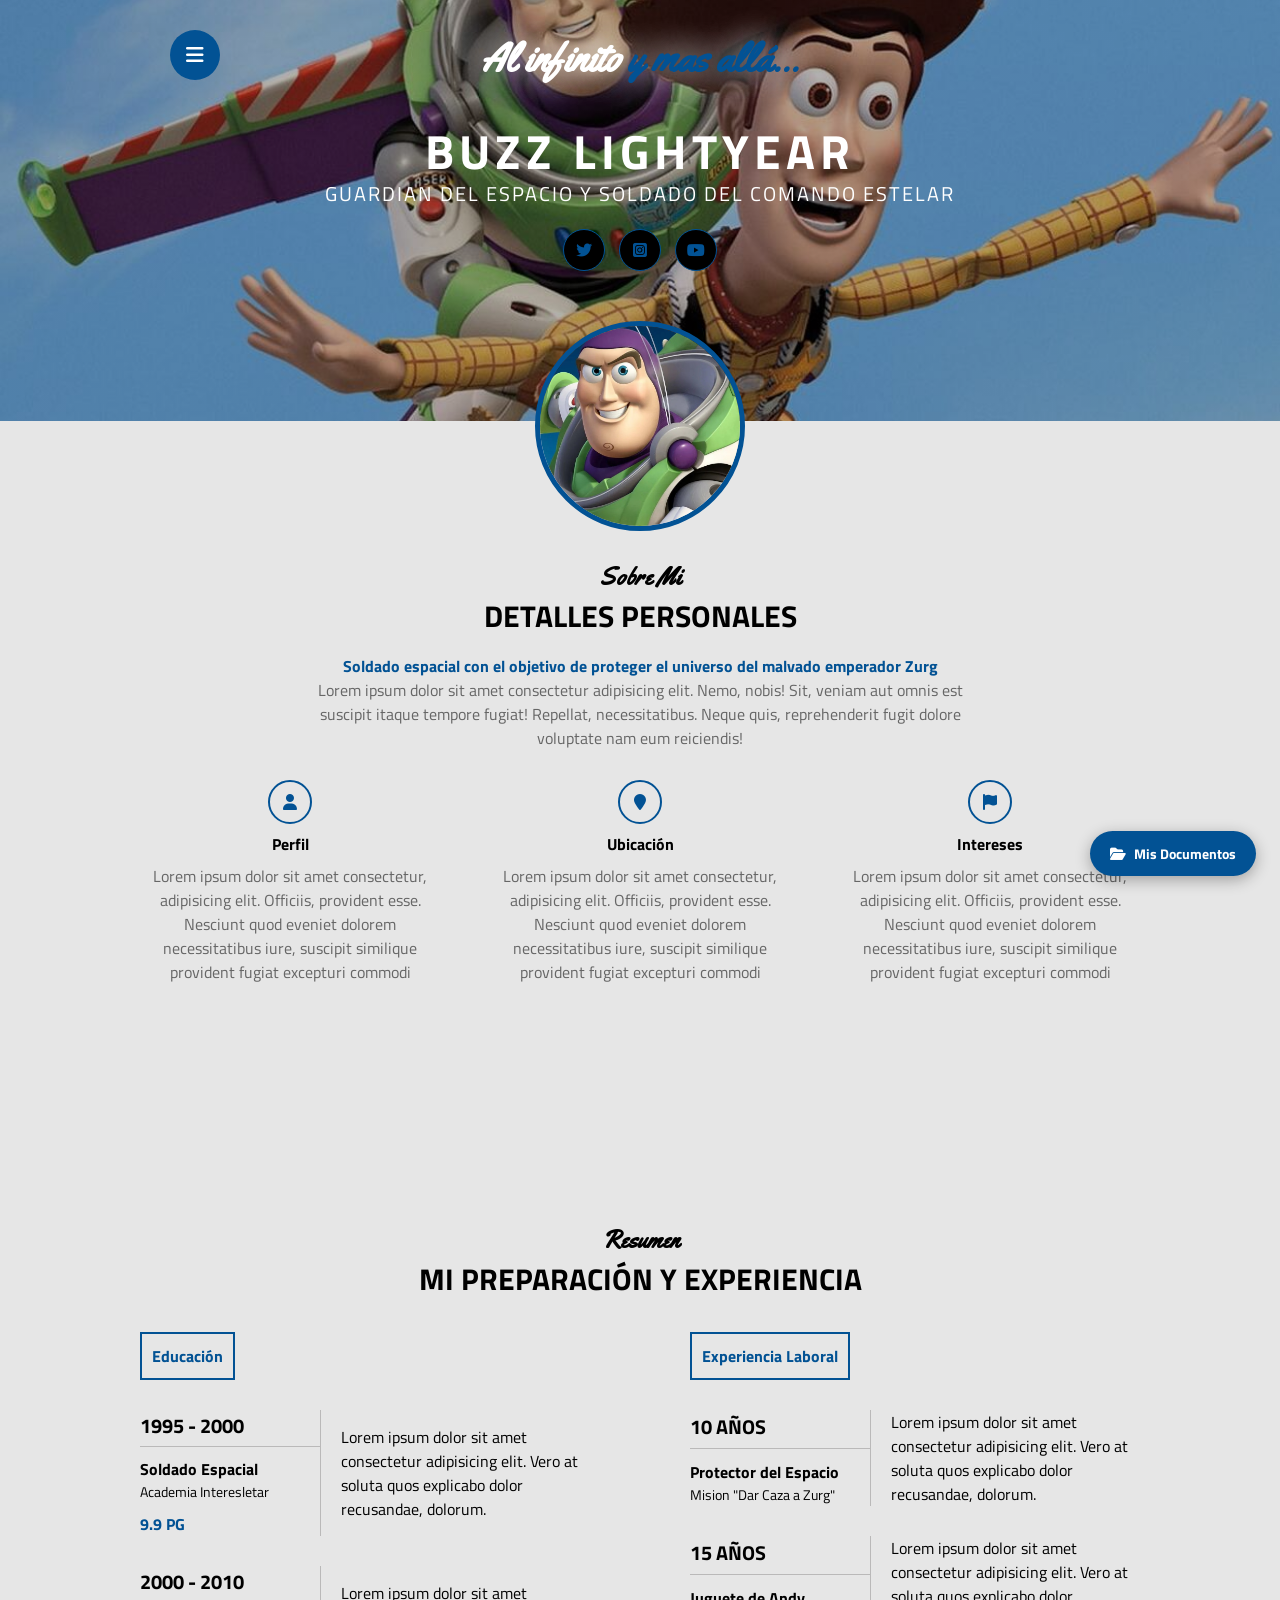
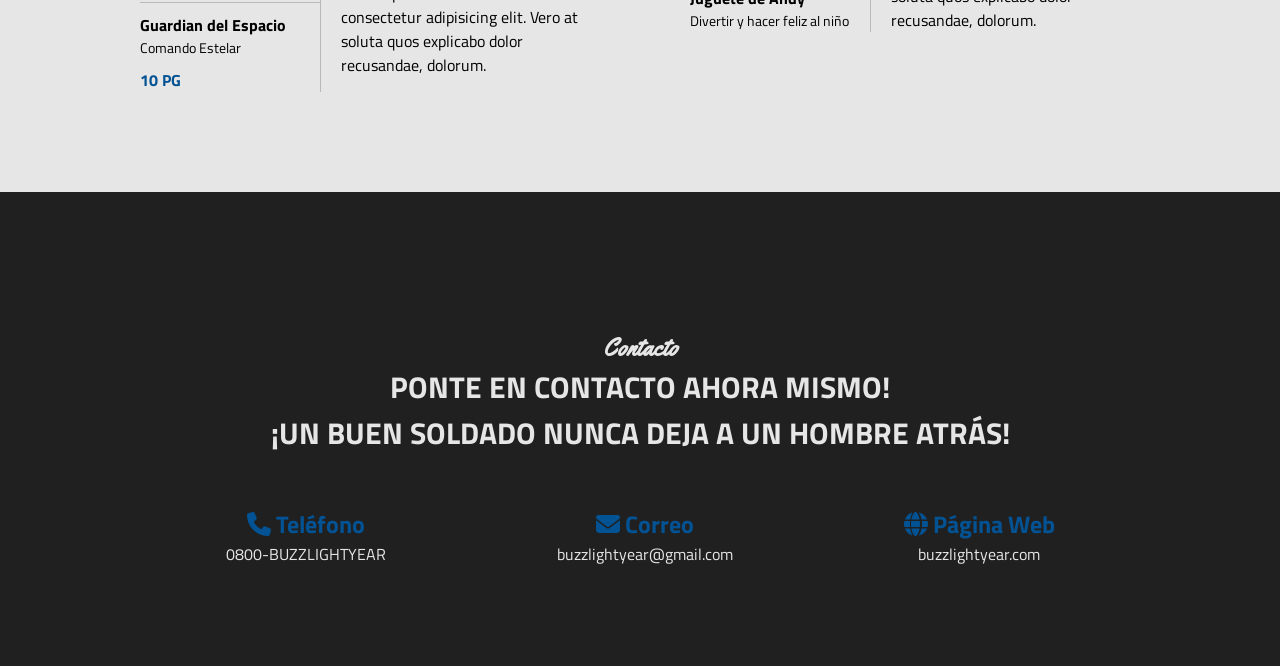
<file: index.html>
<!DOCTYPE html>
<html lang="es">
<head>
    <meta charset="UTF-8">
    <meta http-equiv="X-UA-Compatible" content="IE=edge">
    <link rel="stylesheet" href="https://cdnjs.cloudflare.com/ajax/libs/font-awesome/6.2.1/css/all.min.css" integrity="sha512-MV7K8+y+gLIBoVD59lQIYicR65iaqukzvf/nwasF0nqhPay5w/9lJmVM2hMDcnK1OnMGCdVK+iQrJ7lzPJQd1w==" crossorigin="anonymous" referrerpolicy="no-referrer" />
    <meta name="viewport" content="width=device-width, initial-scale=1.0">
    <link rel="stylesheet" href="estilo.css">
    <title>CV BUZZ LIGHTYEAR</title>
    <style>
        .btn-asistente {
            position: fixed;
            bottom: 24px;
            right: 24px;
            background: #025294;
            color: #fff;
            padding: 12px 20px;
            border-radius: 50px;
            text-decoration: none;
            font-weight: bold;
            font-size: .875rem;
            box-shadow: 0 4px 15px rgba(0,0,0,.3);
            z-index: 999;
            transition: background .2s, box-shadow .2s;
            display: flex;
            align-items: center;
            gap: 8px;
        }
        .btn-asistente:hover { background: #013a6e; box-shadow: 0 6px 20px rgba(0,0,0,.4); }
    </style>
</head>
<body>
    <!-- SECCION INICIO -->
    <section class="inicio" id="inicio">
        <div class="contenido-seccion">
            <header>
                <div class="nav-bar" onclick="mostrarOcultarMenu()">
                    <i class="fa-solid fa-bars"></i>
                </div>
                <nav id="nav" class="nav">
                    <a href="#inicio">Inicio</a>
                    <a href="#sobremi">Sobre mí</a>
                    <a href="#resumen">Resumen</a>
                    <a href="#contacto">Contacto</a>
                </nav>
                <div class="logo">
                    Al infinito<span class="color"> y mas allá...</span>
                </div>
            </header>
            <div class="info">
                <h1>BUZZ LIGHTYEAR</h1>
                <h2>GUARDIAN DEL ESPACIO Y SOLDADO DEL COMANDO ESTELAR</h2>
                <div class="redes">
                    <a href="https://twitter.com/toystory"><i class="fa-brands fa-twitter"></i></a>
                    <a href="https://www.instagram.com/toystory/"><i class="fa-brands fa-square-instagram"></i></a>
                    <a href="https://www.youtube.com/watch?v=WikwAJ3NQew"><i class="fa-brands fa-youtube"></i></a>
                </div>
            </div>
            <div class="foto">
                <img src="img/foto.png" alt="">
            </div>
        </div>
    </section>

    <!-- SECCION SOBRE MI -->
    <section class="sobremi" id="sobremi">
        <div class="contenido-seccion">
            <h2 class="titulo-seccion">Sobre Mi</h2>
            <h3>Detalles personales</h3>

            <p class="especial">Soldado espacial con el objetivo de proteger el universo del malvado emperador Zurg</p>
            <p>Lorem ipsum dolor sit amet consectetur adipisicing elit. Nemo, nobis! Sit, veniam aut omnis est suscipit itaque tempore fugiat! Repellat, necessitatibus. Neque quis, reprehenderit fugit dolore voluptate nam eum reiciendis!</p>

            <div class="fila">
                <div class="col">
                    <i class="fa-solid fa-user"></i>
                    <span class="titulo-detalle">Perfil</span>
                    <p>Lorem ipsum dolor sit amet consectetur, adipisicing elit. Officiis, provident esse. Nesciunt quod eveniet dolorem necessitatibus iure, suscipit similique provident fugiat excepturi commodi</p>
                </div>
                <div class="col">
                    <i class="fa-solid fa-location-pin"></i>
                    <span class="titulo-detalle">Ubicación</span>
                    <p>Lorem ipsum dolor sit amet consectetur, adipisicing elit. Officiis, provident esse. Nesciunt quod eveniet dolorem necessitatibus iure, suscipit similique provident fugiat excepturi commodi</p>
                </div>
                <div class="col">
                    <i class="fa-solid fa-flag"></i>
                    <span class="titulo-detalle">Intereses</span>
                    <p>Lorem ipsum dolor sit amet consectetur, adipisicing elit. Officiis, provident esse. Nesciunt quod eveniet dolorem necessitatibus iure, suscipit similique provident fugiat excepturi commodi</p>
                </div>
            </div>
        </div>
    </section>

    <!-- SECCION RESUMEN -->
    <section class="resumen" id="resumen">
        <div class="contenido-seccion">
            <h2 class="titulo-seccion">Resumen</h2>
            <h3>Mi preparación y experiencia</h3>
            <div class="info">
                <div class="col">
                    <span class="titulo">Educación</span>
                    <table>
                        <tr>
                            <td class="datos">
                                <h3>1995 - 2000</h3>
                            </td>
                            <td rowspan="2" class="descripcion">
                                Lorem ipsum dolor sit amet consectetur adipisicing elit. Vero at soluta quos explicabo dolor recusandae, dolorum.
                            </td>
                        </tr>
                        <tr>
                            <td>
                                <h4>Soldado Espacial</h4>
                                <p>Academia Interesletar</p>
                                <span class="promedio">9.9 PG</span>
                            </td>
                        </tr>
                    </table>
                    <table>
                        <tr>
                            <td class="datos">
                                <h3>2000 - 2010</h3>
                            </td>
                            <td rowspan="2" class="descripcion">
                                Lorem ipsum dolor sit amet consectetur adipisicing elit. Vero at soluta quos explicabo dolor recusandae, dolorum.
                            </td>
                        </tr>
                        <tr>
                            <td>
                                <h4>Guardian del Espacio</h4>
                                <p>Comando Estelar</p>
                                <span class="promedio">10 PG</span>
                            </td>
                        </tr>
                    </table>
                </div>
                <div class="col">
                    <span class="titulo">Experiencia Laboral</span>
                    <table>
                        <tr>
                            <td class="datos">
                                <h3>10 Años</h3>
                            </td>
                            <td rowspan="2" class="descripcion">
                                Lorem ipsum dolor sit amet consectetur adipisicing elit. Vero at soluta quos explicabo dolor recusandae, dolorum.
                            </td>
                        </tr>
                        <tr>
                            <td>
                                <h4>Protector del Espacio</h4>
                                <p>Mision "Dar Caza a Zurg"</p>
                               
                            </td>
                        </tr>
                    </table>
                    <table>
                        <tr>
                            <td class="datos">
                                <h3>15 Años</h3>
                            </td>
                            <td rowspan="2" class="descripcion">
                                Lorem ipsum dolor sit amet consectetur adipisicing elit. Vero at soluta quos explicabo dolor recusandae, dolorum.
                            </td>
                        </tr>
                        <tr>
                            <td>
                                <h4>Juguete de Andy</h4>
                                <p>Divertir y hacer feliz al niño</p>
                            </td>
                        </tr>
                    </table>
                </div>
            </div>
        </div>
    </section>

    <!-- SECCION CONTACTO -->
    <section class="contacto" id="contacto">
        <div class="contenido-seccion">
            <h2 class="titulo-seccion">Contacto</h2>
            <h3>Ponte en contacto ahora mismo!</h3> 
            <h3>¡Un buen soldado nunca deja a un hombre atrás!</h3>

            <div class="fila">
                <div class="col">
                    <h2>
                        <i class="fa-solid fa-phone"></i> Teléfono
                    </h2>
                    <span class="info-contacto">0800-BUZZLIGHTYEAR</span>
                </div>
                <div class="col">
                    <h2>
                        <i class="fa-solid fa-envelope"></i> Correo
                    </h2>
                    <span class="info-contacto">buzzlightyear@gmail.com</span>
                </div>
                <div class="col">
                    <h2>
                        <i class="fa-solid fa-globe"></i> Página Web
                    </h2>
                    <span class="info-contacto">buzzlightyear.com</span>
                </div>
            </div>
        </div>
    </section>

    <a class="btn-asistente" href="asistente.html">
        <i class="fa-solid fa-folder-open"></i> Mis Documentos
    </a>
    <script src="app.js"></script>
</body>
</html>
</file>
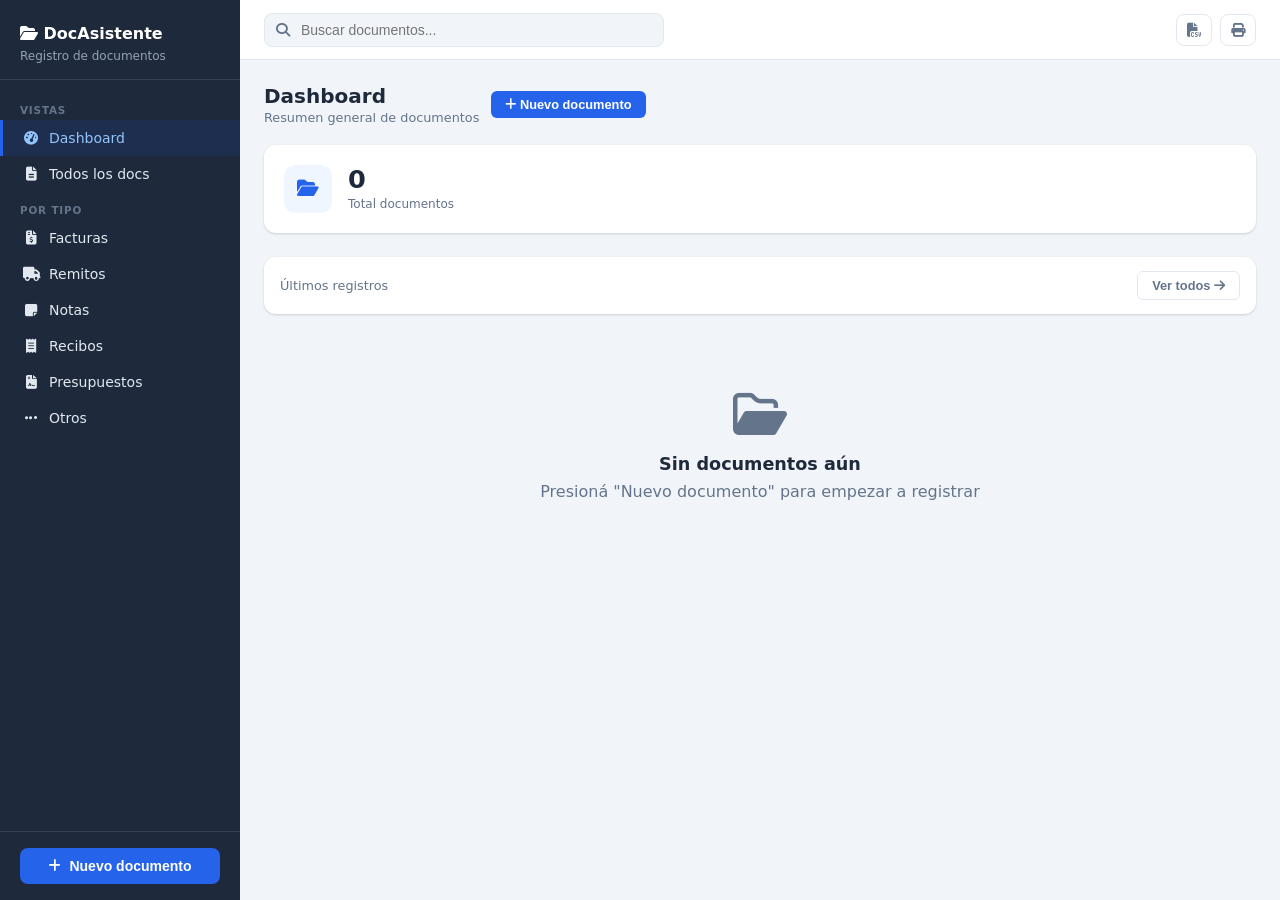
<file: asistente.html>
<!DOCTYPE html>
<html lang="es">
<head>
    <meta charset="UTF-8">
    <meta name="viewport" content="width=device-width, initial-scale=1.0">
    <title>Asistente Personal de Documentos</title>
    <link rel="stylesheet" href="https://cdnjs.cloudflare.com/ajax/libs/font-awesome/6.4.0/css/all.min.css">
    <style>
        * { box-sizing: border-box; margin: 0; padding: 0; }

        :root {
            --primary: #2563eb;
            --primary-dark: #1d4ed8;
            --success: #16a34a;
            --warning: #d97706;
            --danger: #dc2626;
            --info: #0891b2;
            --bg: #f1f5f9;
            --card: #ffffff;
            --text: #1e293b;
            --text-muted: #64748b;
            --border: #e2e8f0;
            --shadow: 0 1px 3px rgba(0,0,0,.1), 0 1px 2px rgba(0,0,0,.06);
            --shadow-lg: 0 10px 15px -3px rgba(0,0,0,.1);
        }

        body {
            font-family: 'Segoe UI', system-ui, sans-serif;
            background: var(--bg);
            color: var(--text);
            min-height: 100vh;
        }

        /* ── Sidebar ── */
        .app-layout { display: flex; min-height: 100vh; }

        .sidebar {
            width: 240px;
            background: #1e293b;
            color: #e2e8f0;
            display: flex;
            flex-direction: column;
            position: fixed;
            top: 0; left: 0; bottom: 0;
            z-index: 100;
            transition: transform .3s;
        }
        .sidebar-header {
            padding: 24px 20px 16px;
            border-bottom: 1px solid #334155;
        }
        .sidebar-header h1 {
            font-size: 1rem;
            font-weight: 700;
            color: #fff;
            line-height: 1.3;
        }
        .sidebar-header p { font-size: .75rem; color: #94a3b8; margin-top: 4px; }

        .sidebar-nav { flex: 1; padding: 12px 0; }
        .nav-section-title {
            font-size: .65rem;
            font-weight: 700;
            text-transform: uppercase;
            letter-spacing: .08em;
            color: #64748b;
            padding: 12px 20px 4px;
        }
        .nav-item {
            display: flex;
            align-items: center;
            gap: 10px;
            padding: 10px 20px;
            cursor: pointer;
            transition: background .15s;
            border-left: 3px solid transparent;
            font-size: .875rem;
        }
        .nav-item:hover { background: #334155; }
        .nav-item.active { background: #1d4ed820; border-left-color: var(--primary); color: #93c5fd; }
        .nav-item i { width: 16px; text-align: center; }

        .sidebar-footer { padding: 16px 20px; border-top: 1px solid #334155; }
        .sidebar-footer button {
            width: 100%;
            background: var(--primary);
            color: #fff;
            border: none;
            border-radius: 8px;
            padding: 10px;
            font-size: .875rem;
            font-weight: 600;
            cursor: pointer;
            display: flex;
            align-items: center;
            justify-content: center;
            gap: 8px;
            transition: background .15s;
        }
        .sidebar-footer button:hover { background: var(--primary-dark); }

        /* ── Main ── */
        .main { margin-left: 240px; flex: 1; display: flex; flex-direction: column; }

        .topbar {
            background: var(--card);
            border-bottom: 1px solid var(--border);
            padding: 0 24px;
            height: 60px;
            display: flex;
            align-items: center;
            gap: 12px;
            position: sticky;
            top: 0;
            z-index: 50;
        }
        .hamburger {
            display: none;
            background: none;
            border: none;
            font-size: 1.2rem;
            cursor: pointer;
            color: var(--text);
            padding: 4px;
        }
        .search-bar {
            flex: 1;
            max-width: 400px;
            position: relative;
        }
        .search-bar i {
            position: absolute;
            left: 12px;
            top: 50%;
            transform: translateY(-50%);
            color: var(--text-muted);
            font-size: .875rem;
        }
        .search-bar input {
            width: 100%;
            padding: 8px 12px 8px 36px;
            border: 1px solid var(--border);
            border-radius: 8px;
            font-size: .875rem;
            background: var(--bg);
            color: var(--text);
            outline: none;
            transition: border .15s;
        }
        .search-bar input:focus { border-color: var(--primary); }
        .topbar-right { margin-left: auto; display: flex; align-items: center; gap: 8px; }
        .icon-btn {
            background: none;
            border: 1px solid var(--border);
            border-radius: 8px;
            padding: 7px 10px;
            cursor: pointer;
            color: var(--text-muted);
            font-size: .875rem;
            transition: all .15s;
        }
        .icon-btn:hover { border-color: var(--primary); color: var(--primary); }

        .content { padding: 24px; flex: 1; }

        /* ── Views ── */
        .view { display: none; }
        .view.active { display: block; }

        /* ── Stats ── */
        .stats-grid {
            display: grid;
            grid-template-columns: repeat(auto-fit, minmax(160px, 1fr));
            gap: 16px;
            margin-bottom: 24px;
        }
        .stat-card {
            background: var(--card);
            border-radius: 12px;
            padding: 20px;
            box-shadow: var(--shadow);
            display: flex;
            align-items: center;
            gap: 16px;
        }
        .stat-icon {
            width: 48px; height: 48px;
            border-radius: 12px;
            display: flex;
            align-items: center;
            justify-content: center;
            font-size: 1.2rem;
            flex-shrink: 0;
        }
        .stat-value { font-size: 1.6rem; font-weight: 700; line-height: 1; }
        .stat-label { font-size: .75rem; color: var(--text-muted); margin-top: 4px; }

        /* ── Filter bar ── */
        .filter-bar {
            background: var(--card);
            border-radius: 12px;
            padding: 14px 16px;
            box-shadow: var(--shadow);
            display: flex;
            align-items: center;
            gap: 10px;
            margin-bottom: 16px;
            flex-wrap: wrap;
        }
        .filter-bar label { font-size: .8rem; color: var(--text-muted); white-space: nowrap; }
        .filter-bar select, .filter-bar input[type="date"] {
            border: 1px solid var(--border);
            border-radius: 6px;
            padding: 6px 10px;
            font-size: .8rem;
            color: var(--text);
            background: var(--bg);
            outline: none;
            cursor: pointer;
        }
        .filter-bar select:focus, .filter-bar input[type="date"]:focus { border-color: var(--primary); }
        .filter-bar .spacer { flex: 1; }
        .btn-sm {
            padding: 6px 14px;
            border-radius: 6px;
            font-size: .8rem;
            font-weight: 600;
            cursor: pointer;
            border: none;
            transition: all .15s;
        }
        .btn-outline { background: none; border: 1px solid var(--border); color: var(--text-muted); }
        .btn-outline:hover { border-color: var(--primary); color: var(--primary); }
        .btn-primary { background: var(--primary); color: #fff; }
        .btn-primary:hover { background: var(--primary-dark); }
        .btn-danger { background: var(--danger); color: #fff; }
        .btn-success { background: var(--success); color: #fff; }

        /* ── Document list ── */
        .doc-grid {
            display: grid;
            grid-template-columns: repeat(auto-fill, minmax(300px, 1fr));
            gap: 16px;
        }
        .doc-card {
            background: var(--card);
            border-radius: 12px;
            box-shadow: var(--shadow);
            overflow: hidden;
            transition: box-shadow .2s, transform .2s;
            position: relative;
        }
        .doc-card:hover { box-shadow: var(--shadow-lg); transform: translateY(-1px); }
        .doc-card-header {
            padding: 14px 16px;
            display: flex;
            align-items: center;
            gap: 12px;
            border-bottom: 1px solid var(--border);
        }
        .doc-type-badge {
            font-size: .65rem;
            font-weight: 700;
            text-transform: uppercase;
            padding: 3px 8px;
            border-radius: 99px;
            letter-spacing: .05em;
            white-space: nowrap;
        }
        .doc-number { font-weight: 700; font-size: .95rem; flex: 1; }
        .doc-card-body { padding: 14px 16px; }
        .doc-desc {
            font-size: .875rem;
            color: var(--text);
            margin-bottom: 10px;
            display: -webkit-box;
            -webkit-line-clamp: 2;
            -webkit-box-orient: vertical;
            overflow: hidden;
        }
        .doc-meta {
            display: flex;
            flex-wrap: wrap;
            gap: 8px;
            font-size: .75rem;
            color: var(--text-muted);
        }
        .doc-meta span { display: flex; align-items: center; gap: 4px; }
        .doc-amount {
            font-weight: 700;
            font-size: 1.1rem;
            color: var(--success);
            margin-top: 10px;
        }
        .doc-tags { display: flex; flex-wrap: wrap; gap: 4px; margin-top: 10px; }
        .tag {
            font-size: .7rem;
            background: #eff6ff;
            color: var(--primary);
            border: 1px solid #bfdbfe;
            border-radius: 4px;
            padding: 2px 6px;
        }
        .doc-card-footer {
            padding: 10px 16px;
            border-top: 1px solid var(--border);
            display: flex;
            gap: 6px;
            justify-content: flex-end;
        }
        .btn-icon {
            background: none;
            border: 1px solid var(--border);
            border-radius: 6px;
            padding: 5px 8px;
            cursor: pointer;
            font-size: .8rem;
            color: var(--text-muted);
            transition: all .15s;
        }
        .btn-icon:hover { border-color: var(--primary); color: var(--primary); }
        .btn-icon.danger:hover { border-color: var(--danger); color: var(--danger); }

        .empty-state {
            text-align: center;
            padding: 60px 20px;
            color: var(--text-muted);
        }
        .empty-state i { font-size: 3rem; margin-bottom: 16px; display: block; }
        .empty-state h3 { font-size: 1.1rem; margin-bottom: 8px; color: var(--text); }

        /* ── Modal / Form ── */
        .modal-overlay {
            display: none;
            position: fixed;
            inset: 0;
            background: rgba(0,0,0,.5);
            z-index: 200;
            align-items: center;
            justify-content: center;
            padding: 20px;
        }
        .modal-overlay.open { display: flex; }
        .modal {
            background: var(--card);
            border-radius: 16px;
            width: 100%;
            max-width: 560px;
            max-height: 90vh;
            overflow-y: auto;
            box-shadow: var(--shadow-lg);
        }
        .modal-header {
            padding: 20px 24px 16px;
            border-bottom: 1px solid var(--border);
            display: flex;
            align-items: center;
            gap: 12px;
        }
        .modal-header h2 { font-size: 1.1rem; flex: 1; }
        .modal-close {
            background: none;
            border: none;
            cursor: pointer;
            color: var(--text-muted);
            font-size: 1.1rem;
            padding: 4px;
            border-radius: 4px;
            transition: color .15s;
        }
        .modal-close:hover { color: var(--danger); }
        .modal-body { padding: 20px 24px; }
        .modal-footer {
            padding: 16px 24px;
            border-top: 1px solid var(--border);
            display: flex;
            gap: 8px;
            justify-content: flex-end;
        }

        .form-grid { display: grid; grid-template-columns: 1fr 1fr; gap: 16px; }
        .form-group { display: flex; flex-direction: column; gap: 6px; }
        .form-group.full { grid-column: 1 / -1; }
        .form-group label { font-size: .8rem; font-weight: 600; color: var(--text-muted); text-transform: uppercase; letter-spacing: .05em; }
        .form-group input, .form-group select, .form-group textarea {
            border: 1px solid var(--border);
            border-radius: 8px;
            padding: 9px 12px;
            font-size: .875rem;
            color: var(--text);
            background: var(--bg);
            outline: none;
            transition: border .15s;
            font-family: inherit;
        }
        .form-group input:focus, .form-group select:focus, .form-group textarea:focus {
            border-color: var(--primary);
            background: #fff;
        }
        .form-group textarea { resize: vertical; min-height: 80px; }

        /* type colors */
        .type-factura { background: #fef9c3; color: #854d0e; }
        .type-remito { background: #dcfce7; color: #166534; }
        .type-nota { background: #ede9fe; color: #5b21b6; }
        .type-recibo { background: #fee2e2; color: #991b1b; }
        .type-presupuesto { background: #ffedd5; color: #9a3412; }
        .type-otro { background: #f1f5f9; color: #475569; }

        .icon-factura { background: #fef9c3; color: #854d0e; }
        .icon-remito { background: #dcfce7; color: #166534; }
        .icon-nota { background: #ede9fe; color: #5b21b6; }
        .icon-recibo { background: #fee2e2; color: #991b1b; }
        .icon-presupuesto { background: #ffedd5; color: #9a3412; }
        .icon-otro { background: #f1f5f9; color: #475569; }

        /* ── Detail view ── */
        .detail-header {
            background: var(--card);
            border-radius: 12px;
            padding: 24px;
            box-shadow: var(--shadow);
            margin-bottom: 16px;
            display: flex;
            gap: 16px;
            align-items: flex-start;
        }
        .detail-icon {
            width: 56px; height: 56px;
            border-radius: 12px;
            display: flex; align-items: center; justify-content: center;
            font-size: 1.5rem;
            flex-shrink: 0;
        }
        .detail-title { font-size: 1.4rem; font-weight: 700; }
        .detail-subtitle { color: var(--text-muted); font-size: .875rem; margin-top: 4px; }
        .detail-actions { margin-left: auto; display: flex; gap: 8px; }

        .detail-body {
            background: var(--card);
            border-radius: 12px;
            padding: 24px;
            box-shadow: var(--shadow);
        }
        .detail-row {
            display: flex;
            padding: 12px 0;
            border-bottom: 1px solid var(--border);
            gap: 16px;
        }
        .detail-row:last-child { border-bottom: none; }
        .detail-row dt { width: 140px; font-size: .8rem; font-weight: 600; color: var(--text-muted); text-transform: uppercase; letter-spacing: .04em; flex-shrink: 0; padding-top: 2px; }
        .detail-row dd { flex: 1; font-size: .9rem; }

        /* ── Page header ── */
        .page-header { display: flex; align-items: center; gap: 12px; margin-bottom: 20px; }
        .page-header h2 { font-size: 1.25rem; font-weight: 700; flex: 1; }
        .page-header .breadcrumb { font-size: .8rem; color: var(--text-muted); margin-top: 2px; }

        /* ── Toast ── */
        #toast {
            position: fixed;
            bottom: 24px;
            right: 24px;
            background: #1e293b;
            color: #fff;
            padding: 12px 20px;
            border-radius: 10px;
            font-size: .875rem;
            box-shadow: var(--shadow-lg);
            z-index: 999;
            transform: translateY(80px);
            opacity: 0;
            transition: all .3s;
            max-width: 320px;
        }
        #toast.show { transform: translateY(0); opacity: 1; }
        #toast.success { border-left: 4px solid var(--success); }
        #toast.error { border-left: 4px solid var(--danger); }

        /* ── Confirm dialog ── */
        .confirm-overlay {
            display: none;
            position: fixed;
            inset: 0;
            background: rgba(0,0,0,.5);
            z-index: 300;
            align-items: center;
            justify-content: center;
        }
        .confirm-overlay.open { display: flex; }
        .confirm-box {
            background: var(--card);
            border-radius: 12px;
            padding: 24px;
            width: 100%;
            max-width: 380px;
            box-shadow: var(--shadow-lg);
        }
        .confirm-box h3 { font-size: 1rem; margin-bottom: 8px; }
        .confirm-box p { font-size: .875rem; color: var(--text-muted); margin-bottom: 20px; }
        .confirm-box .actions { display: flex; gap: 8px; justify-content: flex-end; }

        /* ── Responsive ── */
        .sidebar-backdrop {
            display: none;
            position: fixed;
            inset: 0;
            background: rgba(0,0,0,.4);
            z-index: 99;
        }

        @media (max-width: 768px) {
            .sidebar { transform: translateX(-100%); }
            .sidebar.open { transform: translateX(0); }
            .sidebar-backdrop { display: block; opacity: 0; pointer-events: none; transition: opacity .3s; }
            .sidebar-backdrop.open { opacity: 1; pointer-events: auto; }
            .main { margin-left: 0; }
            .hamburger { display: block; }
            .form-grid { grid-template-columns: 1fr; }
            .doc-grid { grid-template-columns: 1fr; }
            .stats-grid { grid-template-columns: repeat(2, 1fr); }
            .detail-header { flex-wrap: wrap; }
            .detail-actions { width: 100%; }
        }

        /* ── List view table ── */
        .table-wrap { overflow-x: auto; }
        table.doc-table {
            width: 100%;
            border-collapse: collapse;
            font-size: .875rem;
        }
        table.doc-table th {
            text-align: left;
            font-size: .7rem;
            text-transform: uppercase;
            letter-spacing: .06em;
            color: var(--text-muted);
            padding: 10px 14px;
            border-bottom: 1px solid var(--border);
            background: var(--bg);
            font-weight: 700;
            white-space: nowrap;
        }
        table.doc-table td {
            padding: 12px 14px;
            border-bottom: 1px solid var(--border);
            vertical-align: middle;
        }
        table.doc-table tr:last-child td { border-bottom: none; }
        table.doc-table tr:hover td { background: #f8fafc; }

        .view-toggle { display: flex; gap: 4px; }
        .view-toggle .icon-btn.active { background: var(--primary); color: #fff; border-color: var(--primary); }

        /* ── Upload area ── */
        .upload-area {
            border: 2px dashed var(--border);
            border-radius: 10px;
            padding: 24px;
            text-align: center;
            cursor: pointer;
            transition: border .15s, background .15s;
            font-size: .875rem;
            color: var(--text-muted);
        }
        .upload-area:hover, .upload-area.dragging {
            border-color: var(--primary);
            background: #eff6ff;
            color: var(--primary);
        }
        .upload-area i { font-size: 1.5rem; display: block; margin-bottom: 8px; }
        .file-list { margin-top: 10px; display: flex; flex-direction: column; gap: 6px; }
        .file-item {
            display: flex;
            align-items: center;
            gap: 8px;
            padding: 6px 10px;
            background: var(--bg);
            border-radius: 6px;
            font-size: .8rem;
        }
        .file-item i { color: var(--primary); }
        .file-item .remove { margin-left: auto; cursor: pointer; color: var(--danger); background: none; border: none; }
    </style>
</head>
<body>

<div class="sidebar-backdrop" id="backdrop" onclick="closeSidebar()"></div>

<div class="app-layout">
    <!-- Sidebar -->
    <aside class="sidebar" id="sidebar">
        <div class="sidebar-header">
            <h1><i class="fa-solid fa-folder-open"></i> DocAsistente</h1>
            <p>Registro de documentos</p>
        </div>
        <nav class="sidebar-nav">
            <div class="nav-section-title">Vistas</div>
            <div class="nav-item active" data-view="dashboard" onclick="showView('dashboard')">
                <i class="fa-solid fa-gauge-high"></i> Dashboard
            </div>
            <div class="nav-item" data-view="docs" onclick="showView('docs')">
                <i class="fa-solid fa-file-lines"></i> Todos los docs
            </div>

            <div class="nav-section-title">Por tipo</div>
            <div class="nav-item" data-view="docs" data-filter="Factura" onclick="filterByType('Factura')">
                <i class="fa-solid fa-file-invoice-dollar"></i> Facturas
            </div>
            <div class="nav-item" data-view="docs" data-filter="Remito" onclick="filterByType('Remito')">
                <i class="fa-solid fa-truck"></i> Remitos
            </div>
            <div class="nav-item" data-view="docs" data-filter="Nota" onclick="filterByType('Nota')">
                <i class="fa-solid fa-note-sticky"></i> Notas
            </div>
            <div class="nav-item" data-view="docs" data-filter="Recibo" onclick="filterByType('Recibo')">
                <i class="fa-solid fa-receipt"></i> Recibos
            </div>
            <div class="nav-item" data-view="docs" data-filter="Presupuesto" onclick="filterByType('Presupuesto')">
                <i class="fa-solid fa-file-contract"></i> Presupuestos
            </div>
            <div class="nav-item" data-view="docs" data-filter="Otro" onclick="filterByType('Otro')">
                <i class="fa-solid fa-ellipsis"></i> Otros
            </div>
        </nav>
        <div class="sidebar-footer">
            <button onclick="openForm()"><i class="fa-solid fa-plus"></i> Nuevo documento</button>
        </div>
    </aside>

    <!-- Main content -->
    <div class="main">
        <!-- Topbar -->
        <div class="topbar">
            <button class="hamburger" onclick="toggleSidebar()"><i class="fa-solid fa-bars"></i></button>
            <div class="search-bar">
                <i class="fa-solid fa-magnifying-glass"></i>
                <input type="text" id="globalSearch" placeholder="Buscar documentos..." oninput="onSearch(this.value)">
            </div>
            <div class="topbar-right">
                <button class="icon-btn" title="Exportar CSV" onclick="exportCSV()">
                    <i class="fa-solid fa-file-csv"></i>
                </button>
                <button class="icon-btn" title="Imprimir" onclick="window.print()">
                    <i class="fa-solid fa-print"></i>
                </button>
            </div>
        </div>

        <!-- Views -->
        <div class="content">

            <!-- ── DASHBOARD ── -->
            <div class="view active" id="view-dashboard">
                <div class="page-header">
                    <div>
                        <h2>Dashboard</h2>
                        <div class="breadcrumb">Resumen general de documentos</div>
                    </div>
                    <button class="btn-sm btn-primary" onclick="openForm()">
                        <i class="fa-solid fa-plus"></i> Nuevo documento
                    </button>
                </div>

                <div class="stats-grid" id="statsGrid"></div>

                <div class="filter-bar">
                    <label>Últimos registros</label>
                    <div class="spacer"></div>
                    <button class="btn-sm btn-outline" onclick="showView('docs')">Ver todos <i class="fa-solid fa-arrow-right"></i></button>
                </div>

                <div class="doc-grid" id="recentDocs"></div>
            </div>

            <!-- ── DOCS LIST ── -->
            <div class="view" id="view-docs">
                <div class="page-header">
                    <div>
                        <h2 id="docsTitle">Todos los documentos</h2>
                        <div class="breadcrumb" id="docsSubtitle">Lista completa</div>
                    </div>
                    <button class="btn-sm btn-primary" onclick="openForm()">
                        <i class="fa-solid fa-plus"></i> Nuevo
                    </button>
                </div>

                <div class="filter-bar">
                    <label>Tipo:</label>
                    <select id="filterType" onchange="renderDocs()">
                        <option value="">Todos</option>
                        <option>Factura</option>
                        <option>Remito</option>
                        <option>Nota</option>
                        <option>Recibo</option>
                        <option>Presupuesto</option>
                        <option>Otro</option>
                    </select>
                    <label>Desde:</label>
                    <input type="date" id="filterFrom" onchange="renderDocs()">
                    <label>Hasta:</label>
                    <input type="date" id="filterTo" onchange="renderDocs()">
                    <div class="spacer"></div>
                    <button class="btn-sm btn-outline" onclick="clearFilters()"><i class="fa-solid fa-xmark"></i> Limpiar</button>
                    <div class="view-toggle">
                        <button class="icon-btn active" id="btnGrid" title="Cuadrícula" onclick="setViewMode('grid')"><i class="fa-solid fa-grip"></i></button>
                        <button class="icon-btn" id="btnList" title="Lista" onclick="setViewMode('list')"><i class="fa-solid fa-list"></i></button>
                    </div>
                </div>

                <div id="docsList"></div>
            </div>

            <!-- ── DETAIL ── -->
            <div class="view" id="view-detail">
                <div class="page-header">
                    <button class="btn-sm btn-outline" onclick="showView('docs')">
                        <i class="fa-solid fa-arrow-left"></i> Volver
                    </button>
                    <h2>Detalle del documento</h2>
                </div>
                <div id="detailContent"></div>
            </div>

        </div>
    </div>
</div>

<!-- ── Form Modal ── -->
<div class="modal-overlay" id="formModal">
    <div class="modal">
        <div class="modal-header">
            <h2 id="formTitle"><i class="fa-solid fa-file-circle-plus"></i> Nuevo documento</h2>
            <button class="modal-close" onclick="closeForm()"><i class="fa-solid fa-xmark"></i></button>
        </div>
        <div class="modal-body">
            <form id="docForm" onsubmit="saveDoc(event)">
                <input type="hidden" id="docId">
                <div class="form-grid">
                    <div class="form-group">
                        <label>Tipo *</label>
                        <select id="docType" required onchange="updateTypeIcon()">
                            <option value="">Seleccionar...</option>
                            <option>Factura</option>
                            <option>Remito</option>
                            <option>Nota</option>
                            <option>Recibo</option>
                            <option>Presupuesto</option>
                            <option>Otro</option>
                        </select>
                    </div>
                    <div class="form-group">
                        <label>Número / Referencia</label>
                        <input type="text" id="docNumber" placeholder="Ej: 0001-00000123">
                    </div>
                    <div class="form-group">
                        <label>Fecha *</label>
                        <input type="date" id="docDate" required>
                    </div>
                    <div class="form-group">
                        <label>Importe ($)</label>
                        <input type="number" id="docAmount" placeholder="0.00" step="0.01" min="0">
                    </div>
                    <div class="form-group full">
                        <label>Descripción *</label>
                        <input type="text" id="docDesc" placeholder="Breve descripción del documento" required>
                    </div>
                    <div class="form-group">
                        <label>Proveedor / Cliente</label>
                        <input type="text" id="docParty" placeholder="Nombre o empresa">
                    </div>
                    <div class="form-group">
                        <label>Estado</label>
                        <select id="docStatus">
                            <option value="pendiente">Pendiente</option>
                            <option value="pagado">Pagado / Cobrado</option>
                            <option value="anulado">Anulado</option>
                            <option value="archivado">Archivado</option>
                        </select>
                    </div>
                    <div class="form-group full">
                        <label>Etiquetas (separadas por coma)</label>
                        <input type="text" id="docTags" placeholder="Ej: gastos, agosto, obra">
                    </div>
                    <div class="form-group full">
                        <label>Notas adicionales</label>
                        <textarea id="docNotes" placeholder="Cualquier información extra..."></textarea>
                    </div>
                    <div class="form-group full">
                        <label>Archivos adjuntos</label>
                        <div class="upload-area" id="uploadArea" ondragover="onDragOver(event)" ondragleave="onDragLeave(event)" ondrop="onDrop(event)" onclick="document.getElementById('fileInput').click()">
                            <i class="fa-solid fa-cloud-arrow-up"></i>
                            Clic para adjuntar o arrastrar archivos aquí
                        </div>
                        <input type="file" id="fileInput" multiple hidden onchange="onFileSelect(event)">
                        <div class="file-list" id="fileList"></div>
                    </div>
                </div>
            </form>
        </div>
        <div class="modal-footer">
            <button class="btn-sm btn-outline" onclick="closeForm()">Cancelar</button>
            <button class="btn-sm btn-primary" onclick="saveDoc(event)"><i class="fa-solid fa-floppy-disk"></i> Guardar</button>
        </div>
    </div>
</div>

<!-- ── Confirm dialog ── -->
<div class="confirm-overlay" id="confirmOverlay">
    <div class="confirm-box">
        <h3 id="confirmTitle">¿Eliminar documento?</h3>
        <p id="confirmMsg">Esta acción no se puede deshacer.</p>
        <div class="actions">
            <button class="btn-sm btn-outline" onclick="closeConfirm()">Cancelar</button>
            <button class="btn-sm btn-danger" id="confirmOk">Eliminar</button>
        </div>
    </div>
</div>

<!-- Toast -->
<div id="toast"></div>

<script>
// ── Storage ──────────────────────────────────────────────────────────────────
const STORAGE_KEY = 'docasistente_v1';

function loadDocs() {
    try { return JSON.parse(localStorage.getItem(STORAGE_KEY)) || []; }
    catch { return []; }
}

function saveDocs(docs) {
    localStorage.setItem(STORAGE_KEY, JSON.stringify(docs));
}

// ── State ─────────────────────────────────────────────────────────────────────
let docs = loadDocs();
let currentViewMode = 'grid';
let pendingFiles = [];
let confirmCallback = null;

// ── Type config ───────────────────────────────────────────────────────────────
const TYPE_CONFIG = {
    Factura:     { icon: 'fa-file-invoice-dollar', cls: 'type-factura',     iconCls: 'icon-factura' },
    Remito:      { icon: 'fa-truck',               cls: 'type-remito',      iconCls: 'icon-remito' },
    Nota:        { icon: 'fa-note-sticky',          cls: 'type-nota',        iconCls: 'icon-nota' },
    Recibo:      { icon: 'fa-receipt',             cls: 'type-recibo',      iconCls: 'icon-recibo' },
    Presupuesto: { icon: 'fa-file-contract',       cls: 'type-presupuesto', iconCls: 'icon-presupuesto' },
    Otro:        { icon: 'fa-file',                cls: 'type-otro',        iconCls: 'icon-otro' },
};

function typeConf(type) {
    return TYPE_CONFIG[type] || TYPE_CONFIG['Otro'];
}

const STATUS_LABELS = {
    pendiente: { label: 'Pendiente', color: '#d97706' },
    pagado:    { label: 'Pagado / Cobrado', color: '#16a34a' },
    anulado:   { label: 'Anulado', color: '#dc2626' },
    archivado: { label: 'Archivado', color: '#64748b' },
};

// ── Navigation ────────────────────────────────────────────────────────────────
let currentSearchTerm = '';

function showView(viewId) {
    document.querySelectorAll('.view').forEach(v => v.classList.remove('active'));
    document.getElementById('view-' + viewId).classList.add('active');

    document.querySelectorAll('.nav-item').forEach(n => n.classList.remove('active'));
    const nav = document.querySelector(`.nav-item[data-view="${viewId}"]`);
    if (nav) nav.classList.add('active');

    if (viewId === 'dashboard') renderDashboard();
    if (viewId === 'docs') renderDocs();
    closeSidebar();
}

function filterByType(type) {
    document.getElementById('filterType').value = type;
    document.getElementById('docsTitle').textContent = type + 's';
    document.getElementById('docsSubtitle').textContent = 'Filtrado por tipo: ' + type;
    showView('docs');
}

// ── Sidebar ───────────────────────────────────────────────────────────────────
function toggleSidebar() {
    document.getElementById('sidebar').classList.toggle('open');
    document.getElementById('backdrop').classList.toggle('open');
}
function closeSidebar() {
    document.getElementById('sidebar').classList.remove('open');
    document.getElementById('backdrop').classList.remove('open');
}

// ── Dashboard ─────────────────────────────────────────────────────────────────
function renderDashboard() {
    const counts = {};
    let totalAmount = 0;
    Object.keys(TYPE_CONFIG).forEach(k => counts[k] = 0);
    docs.forEach(d => {
        counts[d.type] = (counts[d.type] || 0) + 1;
        if (d.amount) totalAmount += parseFloat(d.amount);
    });

    const statsGrid = document.getElementById('statsGrid');
    statsGrid.innerHTML = `
        <div class="stat-card">
            <div class="stat-icon" style="background:#eff6ff;color:#2563eb">
                <i class="fa-solid fa-folder-open"></i>
            </div>
            <div>
                <div class="stat-value">${docs.length}</div>
                <div class="stat-label">Total documentos</div>
            </div>
        </div>
        ${Object.entries(counts).filter(([,v]) => v > 0).map(([type, count]) => {
            const c = typeConf(type);
            return `<div class="stat-card">
                <div class="stat-icon ${c.iconCls}"><i class="fa-solid ${c.icon}"></i></div>
                <div>
                    <div class="stat-value">${count}</div>
                    <div class="stat-label">${type}s</div>
                </div>
            </div>`;
        }).join('')}
        ${totalAmount > 0 ? `<div class="stat-card">
            <div class="stat-icon" style="background:#dcfce7;color:#16a34a">
                <i class="fa-solid fa-dollar-sign"></i>
            </div>
            <div>
                <div class="stat-value" style="font-size:1.2rem">$${totalAmount.toLocaleString('es-AR',{minimumFractionDigits:2,maximumFractionDigits:2})}</div>
                <div class="stat-label">Total importes</div>
            </div>
        </div>` : ''}
    `;

    const recent = [...docs].sort((a,b) => new Date(b.createdAt) - new Date(a.createdAt)).slice(0, 6);
    const recentEl = document.getElementById('recentDocs');
    if (recent.length === 0) {
        recentEl.innerHTML = `<div class="empty-state" style="grid-column:1/-1">
            <i class="fa-regular fa-folder-open"></i>
            <h3>Sin documentos aún</h3>
            <p>Presioná "Nuevo documento" para empezar a registrar</p>
        </div>`;
    } else {
        recentEl.innerHTML = recent.map(docCard).join('');
    }
}

// ── Docs list ─────────────────────────────────────────────────────────────────
function getFilteredDocs() {
    const type = document.getElementById('filterType').value;
    const from = document.getElementById('filterFrom').value;
    const to   = document.getElementById('filterTo').value;
    const q    = currentSearchTerm.toLowerCase();

    return docs.filter(d => {
        if (type && d.type !== type) return false;
        if (from && d.date < from) return false;
        if (to   && d.date > to)   return false;
        if (q) {
            const hay = `${d.type} ${d.number} ${d.description} ${d.party} ${d.tags} ${d.notes}`.toLowerCase();
            if (!hay.includes(q)) return false;
        }
        return true;
    }).sort((a,b) => new Date(b.date) - new Date(a.date));
}

function renderDocs() {
    const filtered = getFilteredDocs();
    const container = document.getElementById('docsList');

    if (filtered.length === 0) {
        container.innerHTML = `<div class="empty-state">
            <i class="fa-regular fa-folder-open"></i>
            <h3>Sin documentos</h3>
            <p>No hay documentos que coincidan con los filtros aplicados.</p>
        </div>`;
        return;
    }

    if (currentViewMode === 'grid') {
        container.innerHTML = `<div class="doc-grid">${filtered.map(docCard).join('')}</div>`;
    } else {
        container.innerHTML = `
        <div class="table-wrap" style="background:var(--card);border-radius:12px;box-shadow:var(--shadow);overflow:hidden">
        <table class="doc-table">
            <thead>
                <tr>
                    <th>Tipo</th>
                    <th>Número</th>
                    <th>Fecha</th>
                    <th>Descripción</th>
                    <th>Parte</th>
                    <th>Importe</th>
                    <th>Estado</th>
                    <th></th>
                </tr>
            </thead>
            <tbody>
                ${filtered.map(d => {
                    const c = typeConf(d.type);
                    const st = STATUS_LABELS[d.status] || STATUS_LABELS.pendiente;
                    return `<tr>
                        <td><span class="doc-type-badge ${c.cls}">${d.type}</span></td>
                        <td style="font-weight:600">${d.number || '—'}</td>
                        <td style="white-space:nowrap">${fmtDate(d.date)}</td>
                        <td>${d.description}</td>
                        <td>${d.party || '—'}</td>
                        <td style="color:var(--success);font-weight:600">${d.amount ? '$' + parseFloat(d.amount).toLocaleString('es-AR',{minimumFractionDigits:2}) : '—'}</td>
                        <td><span style="color:${st.color};font-weight:600;font-size:.78rem">${st.label}</span></td>
                        <td style="white-space:nowrap">
                            <button class="btn-icon" onclick="viewDoc('${d.id}')" title="Ver"><i class="fa-solid fa-eye"></i></button>
                            <button class="btn-icon" onclick="openForm('${d.id}')" title="Editar"><i class="fa-solid fa-pencil"></i></button>
                            <button class="btn-icon danger" onclick="deleteDoc('${d.id}')" title="Eliminar"><i class="fa-solid fa-trash"></i></button>
                        </td>
                    </tr>`;
                }).join('')}
            </tbody>
        </table></div>`;
    }
}

// ── Card renderer ─────────────────────────────────────────────────────────────
function docCard(d) {
    const c = typeConf(d.type);
    const st = STATUS_LABELS[d.status] || STATUS_LABELS.pendiente;
    const tags = d.tags ? d.tags.split(',').map(t => t.trim()).filter(Boolean) : [];
    return `
    <div class="doc-card">
        <div class="doc-card-header">
            <div class="stat-icon ${c.iconCls}" style="width:36px;height:36px;font-size:.9rem">
                <i class="fa-solid ${c.icon}"></i>
            </div>
            <span class="doc-type-badge ${c.cls}">${d.type}</span>
            <span class="doc-number">${d.number || '—'}</span>
            <span style="font-size:.75rem;color:${st.color};font-weight:600">${st.label}</span>
        </div>
        <div class="doc-card-body">
            <div class="doc-desc">${d.description}</div>
            <div class="doc-meta">
                <span><i class="fa-regular fa-calendar"></i>${fmtDate(d.date)}</span>
                ${d.party ? `<span><i class="fa-solid fa-user"></i>${d.party}</span>` : ''}
                ${d.files && d.files.length ? `<span><i class="fa-solid fa-paperclip"></i>${d.files.length} adjunto(s)</span>` : ''}
            </div>
            ${d.amount ? `<div class="doc-amount">$${parseFloat(d.amount).toLocaleString('es-AR',{minimumFractionDigits:2,maximumFractionDigits:2})}</div>` : ''}
            ${tags.length ? `<div class="doc-tags">${tags.map(t => `<span class="tag">${t}</span>`).join('')}</div>` : ''}
        </div>
        <div class="doc-card-footer">
            <button class="btn-icon" onclick="viewDoc('${d.id}')" title="Ver detalle"><i class="fa-solid fa-eye"></i></button>
            <button class="btn-icon" onclick="openForm('${d.id}')" title="Editar"><i class="fa-solid fa-pencil"></i></button>
            <button class="btn-icon danger" onclick="deleteDoc('${d.id}')" title="Eliminar"><i class="fa-solid fa-trash"></i></button>
        </div>
    </div>`;
}

// ── Detail view ───────────────────────────────────────────────────────────────
function viewDoc(id) {
    const d = docs.find(x => x.id === id);
    if (!d) return;
    const c = typeConf(d.type);
    const st = STATUS_LABELS[d.status] || STATUS_LABELS.pendiente;
    const tags = d.tags ? d.tags.split(',').map(t => t.trim()).filter(Boolean) : [];

    document.getElementById('detailContent').innerHTML = `
        <div class="detail-header">
            <div class="detail-icon ${c.iconCls}"><i class="fa-solid ${c.icon}"></i></div>
            <div>
                <div class="detail-title">${d.description}</div>
                <div class="detail-subtitle">${d.type} ${d.number ? '· ' + d.number : ''}</div>
            </div>
            <div class="detail-actions">
                <button class="btn-sm btn-outline" onclick="openForm('${d.id}')"><i class="fa-solid fa-pencil"></i> Editar</button>
                <button class="btn-sm btn-danger" onclick="deleteDoc('${d.id}', true)"><i class="fa-solid fa-trash"></i> Eliminar</button>
            </div>
        </div>
        <div class="detail-body">
            <dl>
                <div class="detail-row"><dt>Tipo</dt><dd><span class="doc-type-badge ${c.cls}">${d.type}</span></dd></div>
                <div class="detail-row"><dt>Número</dt><dd>${d.number || '—'}</dd></div>
                <div class="detail-row"><dt>Fecha</dt><dd>${fmtDate(d.date)}</dd></div>
                <div class="detail-row"><dt>Estado</dt><dd><span style="color:${st.color};font-weight:600">${st.label}</span></dd></div>
                ${d.party ? `<div class="detail-row"><dt>Parte</dt><dd>${d.party}</dd></div>` : ''}
                ${d.amount ? `<div class="detail-row"><dt>Importe</dt><dd style="font-size:1.2rem;font-weight:700;color:var(--success)">$${parseFloat(d.amount).toLocaleString('es-AR',{minimumFractionDigits:2})}</dd></div>` : ''}
                ${d.notes ? `<div class="detail-row"><dt>Notas</dt><dd style="white-space:pre-wrap">${d.notes}</dd></div>` : ''}
                ${tags.length ? `<div class="detail-row"><dt>Etiquetas</dt><dd><div class="doc-tags">${tags.map(t => `<span class="tag">${t}</span>`).join('')}</div></dd></div>` : ''}
                ${d.files && d.files.length ? `<div class="detail-row"><dt>Adjuntos</dt><dd>${d.files.map(f => `<div class="file-item"><i class="fa-solid fa-paperclip"></i>${f.name}</div>`).join('')}</dd></div>` : ''}
                <div class="detail-row"><dt>Registrado</dt><dd>${fmtDateTime(d.createdAt)}</dd></div>
                ${d.updatedAt ? `<div class="detail-row"><dt>Modificado</dt><dd>${fmtDateTime(d.updatedAt)}</dd></div>` : ''}
            </dl>
        </div>
    `;
    showView('detail');
}

// ── Form ──────────────────────────────────────────────────────────────────────
function openForm(id) {
    pendingFiles = [];
    document.getElementById('fileList').innerHTML = '';
    document.getElementById('docForm').reset();
    document.getElementById('docId').value = '';

    if (id) {
        const d = docs.find(x => x.id === id);
        if (!d) return;
        document.getElementById('formTitle').innerHTML = '<i class="fa-solid fa-pencil"></i> Editar documento';
        document.getElementById('docId').value = d.id;
        document.getElementById('docType').value = d.type;
        document.getElementById('docNumber').value = d.number || '';
        document.getElementById('docDate').value = d.date;
        document.getElementById('docAmount').value = d.amount || '';
        document.getElementById('docDesc').value = d.description;
        document.getElementById('docParty').value = d.party || '';
        document.getElementById('docStatus').value = d.status || 'pendiente';
        document.getElementById('docTags').value = d.tags || '';
        document.getElementById('docNotes').value = d.notes || '';
        if (d.files) {
            pendingFiles = [...d.files];
            renderFileList();
        }
    } else {
        document.getElementById('formTitle').innerHTML = '<i class="fa-solid fa-file-circle-plus"></i> Nuevo documento';
        document.getElementById('docDate').value = todayISO();
    }

    document.getElementById('formModal').classList.add('open');
}

function closeForm() {
    document.getElementById('formModal').classList.remove('open');
}

function saveDoc(e) {
    e && e.preventDefault && e.preventDefault();
    const type = document.getElementById('docType').value;
    const date = document.getElementById('docDate').value;
    const desc = document.getElementById('docDesc').value.trim();

    if (!type || !date || !desc) {
        toast('Completá los campos obligatorios (*)', 'error');
        return;
    }

    const id = document.getElementById('docId').value;
    const now = new Date().toISOString();

    const doc = {
        id: id || uid(),
        type,
        number: document.getElementById('docNumber').value.trim(),
        date,
        amount: document.getElementById('docAmount').value,
        description: desc,
        party: document.getElementById('docParty').value.trim(),
        status: document.getElementById('docStatus').value,
        tags: document.getElementById('docTags').value.trim(),
        notes: document.getElementById('docNotes').value.trim(),
        files: pendingFiles.map(f => ({ name: f.name, size: f.size })),
        createdAt: id ? (docs.find(x => x.id === id)?.createdAt || now) : now,
        updatedAt: id ? now : undefined,
    };

    if (id) {
        const idx = docs.findIndex(x => x.id === id);
        if (idx !== -1) docs[idx] = doc;
    } else {
        docs.unshift(doc);
    }

    saveDocs(docs);
    closeForm();
    renderDashboard();
    renderDocs();
    toast(id ? 'Documento actualizado ✓' : 'Documento guardado ✓', 'success');
}

// ── Delete ────────────────────────────────────────────────────────────────────
function deleteDoc(id, fromDetail = false) {
    const d = docs.find(x => x.id === id);
    if (!d) return;
    openConfirm(
        '¿Eliminar documento?',
        `Se eliminará "${d.description}". Esta acción no se puede deshacer.`,
        () => {
            docs = docs.filter(x => x.id !== id);
            saveDocs(docs);
            renderDashboard();
            if (fromDetail) showView('docs');
            else renderDocs();
            toast('Documento eliminado', 'success');
        }
    );
}

// ── Confirm ───────────────────────────────────────────────────────────────────
function openConfirm(title, msg, cb) {
    document.getElementById('confirmTitle').textContent = title;
    document.getElementById('confirmMsg').textContent = msg;
    confirmCallback = cb;
    document.getElementById('confirmOverlay').classList.add('open');
}
function closeConfirm() {
    document.getElementById('confirmOverlay').classList.remove('open');
    confirmCallback = null;
}
document.getElementById('confirmOk').onclick = () => {
    if (confirmCallback) confirmCallback();
    closeConfirm();
};

// ── Files ─────────────────────────────────────────────────────────────────────
function onDragOver(e) { e.preventDefault(); document.getElementById('uploadArea').classList.add('dragging'); }
function onDragLeave()  { document.getElementById('uploadArea').classList.remove('dragging'); }
function onDrop(e) {
    e.preventDefault();
    document.getElementById('uploadArea').classList.remove('dragging');
    addFiles([...e.dataTransfer.files]);
}
function onFileSelect(e) { addFiles([...e.target.files]); }
function addFiles(files) {
    files.forEach(f => {
        if (!pendingFiles.find(x => x.name === f.name)) pendingFiles.push(f);
    });
    renderFileList();
}
function renderFileList() {
    document.getElementById('fileList').innerHTML = pendingFiles.map((f,i) => `
        <div class="file-item">
            <i class="fa-solid fa-file"></i>
            <span>${f.name}</span>
            <button class="remove" type="button" onclick="removeFile(${i})"><i class="fa-solid fa-xmark"></i></button>
        </div>
    `).join('');
}
function removeFile(i) { pendingFiles.splice(i, 1); renderFileList(); }

// ── Search ────────────────────────────────────────────────────────────────────
let searchTimer;
function onSearch(val) {
    currentSearchTerm = val;
    clearTimeout(searchTimer);
    searchTimer = setTimeout(() => {
        const activeView = document.querySelector('.view.active').id;
        if (activeView === 'view-docs') renderDocs();
        else if (activeView === 'view-dashboard') { showView('docs'); }
    }, 200);
}

// ── Filters ───────────────────────────────────────────────────────────────────
function clearFilters() {
    document.getElementById('filterType').value = '';
    document.getElementById('filterFrom').value = '';
    document.getElementById('filterTo').value = '';
    document.getElementById('globalSearch').value = '';
    currentSearchTerm = '';
    document.getElementById('docsTitle').textContent = 'Todos los documentos';
    document.getElementById('docsSubtitle').textContent = 'Lista completa';
    renderDocs();
}

function setViewMode(mode) {
    currentViewMode = mode;
    document.getElementById('btnGrid').classList.toggle('active', mode === 'grid');
    document.getElementById('btnList').classList.toggle('active', mode === 'list');
    renderDocs();
}

// ── Export CSV ────────────────────────────────────────────────────────────────
function exportCSV() {
    const filtered = getFilteredDocs();
    if (!filtered.length) { toast('No hay documentos para exportar', 'error'); return; }
    const header = ['Tipo','Número','Fecha','Descripción','Parte','Importe','Estado','Etiquetas','Notas'];
    const rows = filtered.map(d => [
        d.type, d.number || '', d.date, d.description,
        d.party || '', d.amount || '', d.status, d.tags || '', d.notes || ''
    ].map(v => `"${String(v).replace(/"/g,'""')}"`));
    const csv = [header, ...rows].map(r => r.join(',')).join('\n');
    const blob = new Blob(['﻿' + csv], { type: 'text/csv;charset=utf-8;' });
    const url = URL.createObjectURL(blob);
    const a = document.createElement('a');
    a.href = url;
    a.download = `documentos_${todayISO()}.csv`;
    a.click();
    URL.revokeObjectURL(url);
    toast('CSV exportado ✓', 'success');
}

// ── Helpers ───────────────────────────────────────────────────────────────────
function uid() { return Date.now().toString(36) + Math.random().toString(36).slice(2); }
function todayISO() { return new Date().toISOString().slice(0, 10); }
function fmtDate(iso) {
    if (!iso) return '—';
    const [y,m,d] = iso.split('-');
    return `${d}/${m}/${y}`;
}
function fmtDateTime(iso) {
    if (!iso) return '—';
    const dt = new Date(iso);
    return dt.toLocaleString('es-AR');
}

let toastTimer;
function toast(msg, type = 'success') {
    const el = document.getElementById('toast');
    el.textContent = msg;
    el.className = `show ${type}`;
    clearTimeout(toastTimer);
    toastTimer = setTimeout(() => { el.className = ''; }, 3000);
}

// ── Init ──────────────────────────────────────────────────────────────────────
renderDashboard();
</script>
</body>
</html>
</file>
<file: estilo.css>
/* importo las fuentes */
@import url('https://fonts.googleapis.com/css2?family=Titillium+Web:wght@200;300;400;600;700&family=Yellowtail&display=swap');
*{
    font-family: "Titillium Web";
    margin: 0;
    padding: 0;
}
html{
    scroll-behavior: smooth;
}

/* SECCION INICIO */
.inicio{
    background: linear-gradient(rgba(0,0,0,.3), rgba(0,0,0,.3)),
    url("img/fondo.jpg");
    background-size: cover;
    background-position: center center;
    color: #fff;
}
.inicio .contenido-seccion{
    max-width: 1000px;
    margin: auto;
    text-align: center;
    padding: 0 10px;
}
.inicio .contenido-seccion header{
    padding: 30px;
}
/* menu lateral */
.inicio .contenido-seccion header nav{
    position: fixed;
    margin-left: 60px;
    background-color: #025294;
    padding: 15px;
    border-radius: 10px;
    text-align: left;
    z-index: 99;
    display: none;
}
.inicio .contenido-seccion header nav a{
    display: block;
    color: #fff;
    text-decoration: none;
    margin-bottom: 10px;
    font-weight: bold;
}
/* ****** */
.inicio .contenido-seccion header .logo{
    font-weight: bold;
    font-size: 2.5rem;
    font-family: "Yellowtail";
    text-shadow: 0 0 35px #fff;
}
.inicio .contenido-seccion header .logo .color{
    color: #025294;
    font-family: "Yellowtail";
}
.inicio .contenido-seccion header .nav-bar{
    position: fixed;
    background-color: #025294;
    font-size: 20px;
    width: 50px;
    height: 50px;
    border-radius: 50%;
    line-height: 50px;
    cursor: pointer;
    transition: .3s;
}
.inicio .contenido-seccion header .nav-bar:hover{
    box-shadow: 0 0 35px #fff;
}
.inicio .contenido-seccion .info{
    padding-bottom: 130px;
}
.inicio .contenido-seccion .info h1{
    font-size: 3rem;
    letter-spacing: 5px;
}
.inicio .contenido-seccion .info h2{
    font-weight: normal;
    font-size: 20px;
    margin-top: -10px;
    letter-spacing: 2px;
}
.inicio .contenido-seccion .info .redes{
    margin: 20px 0;
}
.inicio .contenido-seccion .info .redes a{
    display: inline-block;
    text-decoration: none;
    background-color: #000;
    color: #025294;
    border: 1px solid #025294;
    border-radius: 50%;
    width: 40px;
    height: 40px;
    line-height: 40px;
    margin: 0 5px;
    transition: .3s;
}
.inicio .contenido-seccion .info .redes a:hover{
    color: #fff;
    background-color: #025294;
    box-shadow: 0 0 20px #fff;
}
.inicio .contenido-seccion .foto{
    position: relative;
}
.inicio .contenido-seccion .foto img{
    max-width: 200px;
    border-radius: 50%;
    border: 5px solid #025294;
    position: absolute;
    left: 50%;
    top: -100px;
    transform: translateX(-50%);
}
/* estilos generales */
.titulo-seccion{
    font-family: "Yellowtail";
    font-size: 1.5rem;
}
/* SECCION SOBRE MI */
.sobremi{
    background-color: #e6e6e6;
    padding: 140px 0 100px 0;
    text-align: center;
}
.sobremi .contenido-seccion{
    max-width: 1000px;
    margin: auto;
    padding: 0 10px;
}
.sobremi .contenido-seccion h3{
    text-transform: uppercase;
    font-size: 30px;
}
.sobremi .contenido-seccion .especial{
    color: #025294;
    font-weight: bold;
    margin-top: 15px;
}
.sobremi .contenido-seccion p{
    max-width: 700px;
    margin: auto;
    color: #666;
}
.sobremi .contenido-seccion .fila{
    display: flex;
    margin-top: 30px;
    justify-content: space-between;
}
.sobremi .contenido-seccion .fila .col{
    width: 30%;
}
.sobremi .contenido-seccion .fila .col i{
    color: #025294;
    display: inline-block;
    width: 40px;
    height: 40px;
    border: 2px solid #025294;
    line-height: 40px;
    border-radius: 50%;
}
.sobremi .contenido-seccion .fila .col span{
    display: block;
    font-weight: bold;
    margin: 8px 0;
}
/* SECCION RESUMEN */
.resumen{
    background-color: #e6e6e6;
    padding: 140px 0 100px 0;
    text-align: center;
}
.resumen .contenido-seccion{
    max-width: 1000px;
    margin: auto;
    padding: 0 10px;
}
.resumen .contenido-seccion h3{
    text-transform: uppercase;
    font-size: 30px;
}
.resumen .contenido-seccion .info{
    text-align: left;
    display: flex;
    justify-content: space-between;
    margin-top: 30px;
}
.resumen .contenido-seccion .info .col{
    width: 45%;
}
.resumen .contenido-seccion .info .col .titulo{
    display: inline-block;
    color: #025294;
    font-weight: bold;
    border: 2px solid #025294;
    padding: 10px;

}
.resumen .contenido-seccion .info .col table{
    margin-top: 30px;
    border-collapse: collapse;
}
.resumen .contenido-seccion .info .col table .datos{
    width: 40%;
    border-bottom: 1px solid #bab9b9;
}
.resumen .contenido-seccion .info .col table h4{
    margin-top: 10px;
}
.resumen .contenido-seccion .info .col table h3{
    font-size: 20px;
    margin-bottom: 5px;
}
.resumen .contenido-seccion .info .col table p{
    font-size: 14px;
}
.resumen .contenido-seccion .info .col table .promedio{
    display: block;
    color: #025294;
    margin-top: 10px;
    font-weight: bold;
}
.resumen .contenido-seccion .info .col table .descripcion{
    border-left: 1px solid #bab9b9;
    padding-left: 20px;
}
/* SECCION CONTACTO */
.contacto{
    background-color: #202020;
    padding: 140px 0 100px 0;
    color: #e6e6e6;
    text-align: center;
}
.contacto .contenido-seccion{
    max-width: 1000px;
    margin: auto;
    padding: 0 10px;
}
.contacto .contenido-seccion h3{
    text-transform: uppercase;
    font-size: 30px;
}
.contacto .contenido-seccion .fila{
    display: flex;
    justify-content: space-around;
}
.contacto .contenido-seccion .fila .col{
    margin-top: 50px;
}
.contacto .contenido-seccion .fila .col h2{
    color: #025294;
}
/* SECCION RESPONSIVE */
@media screen and (max-width:800px){
    .sobremi .contenido-seccion .fila{
        display: block;
    }
    .sobremi .contenido-seccion .fila .col{
        width: 80%;
        margin: auto;
        margin-top: 20px;
    }
    .resumen .contenido-seccion .info{
        display: block;
    }
    .resumen .contenido-seccion .info .col{
        width: 90%;
        margin: auto;
    }
    .resumen .contenido-seccion .info .col .titulo{
        display: block;
        text-align: center;
    }
    .resumen .contenido-seccion .info .col table{
        margin-top: 10px;
        margin-bottom: 30px;
    }
    .contacto .contenido-seccion .fila{
        display: block;
    }
}
</file>
